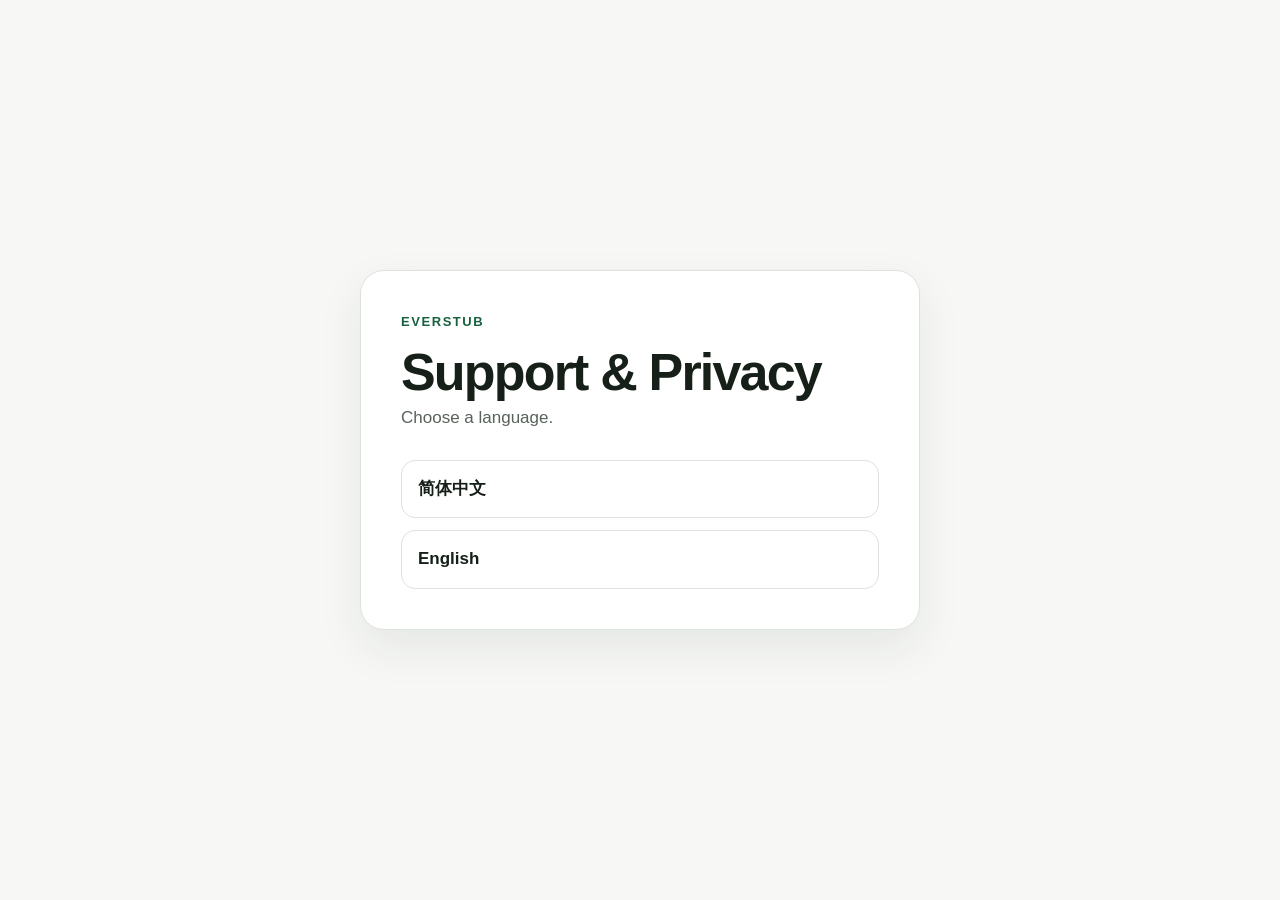
<file: index.html>
<!doctype html>
<html lang="en">
<head>
  <meta charset="utf-8">
  <meta name="viewport" content="width=device-width, initial-scale=1">
  <meta name="description" content="Everstub support and privacy information.">
  <title>Everstub</title>
  <link rel="stylesheet" href="style.css">
</head>
<body class="language-picker">
  <main>
    <p class="eyebrow">EVERSTUB</p>
    <h1>Support &amp; Privacy</h1>
    <p class="lede">Choose a language.</p>
    <nav class="language-links" aria-label="Choose a language">
      <a href="zh/" lang="zh-CN">简体中文</a>
      <a href="en/" lang="en">English</a>
    </nav>
  </main>
</body>
</html>
</file>
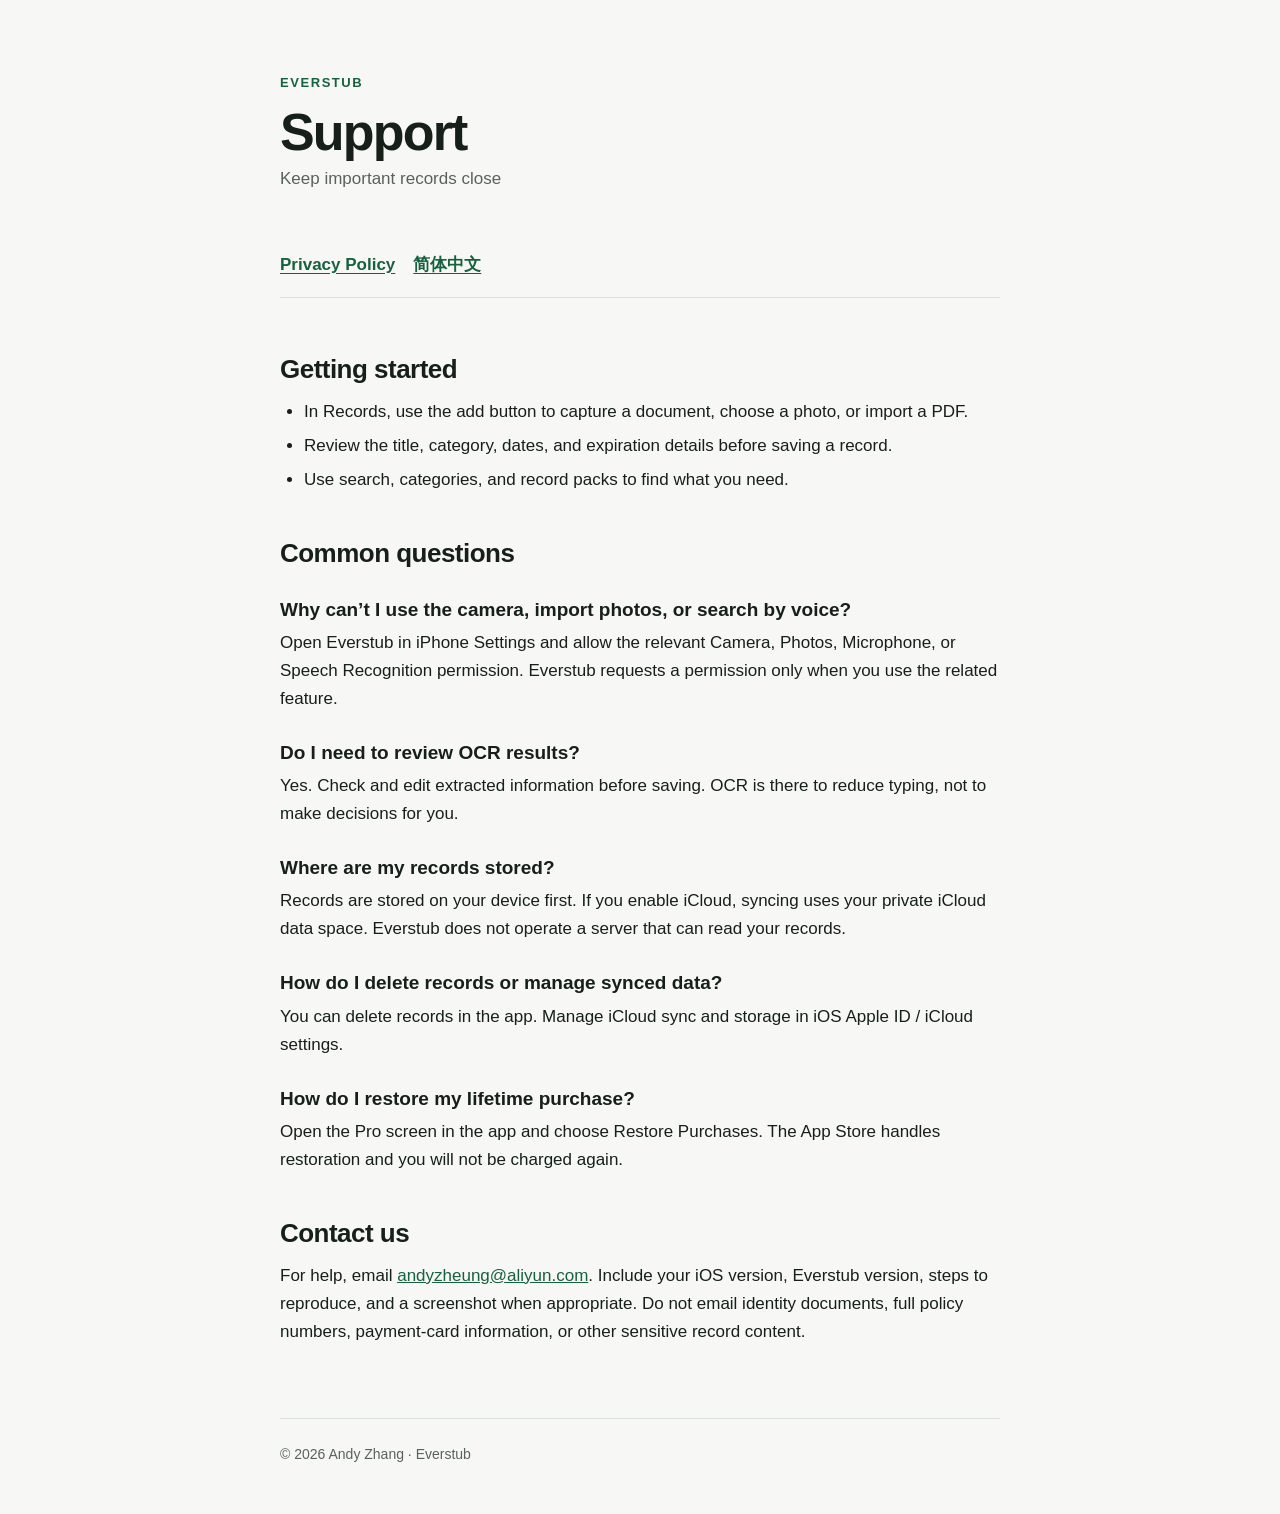
<file: en/index.html>
<!doctype html>
<html lang="en">
<head>
  <meta charset="utf-8">
  <meta name="viewport" content="width=device-width, initial-scale=1">
  <meta name="description" content="Official Everstub support and frequently asked questions.">
  <title>Support · Everstub</title>
  <link rel="stylesheet" href="../style.css">
</head>
<body>
  <header>
    <p class="eyebrow">EVERSTUB</p>
    <h1>Support</h1>
    <p class="meta">Keep important records close</p>
  </header>
  <nav class="nav" aria-label="Related pages">
    <a href="privacy.html">Privacy Policy</a>
    <a href="../zh/" hreflang="zh-CN">简体中文</a>
  </nav>
  <main>
    <h2>Getting started</h2>
    <ul>
      <li>In Records, use the add button to capture a document, choose a photo, or import a PDF.</li>
      <li>Review the title, category, dates, and expiration details before saving a record.</li>
      <li>Use search, categories, and record packs to find what you need.</li>
    </ul>

    <h2>Common questions</h2>
    <h3>Why can’t I use the camera, import photos, or search by voice?</h3>
    <p>Open Everstub in iPhone Settings and allow the relevant Camera, Photos, Microphone, or Speech Recognition permission. Everstub requests a permission only when you use the related feature.</p>

    <h3>Do I need to review OCR results?</h3>
    <p>Yes. Check and edit extracted information before saving. OCR is there to reduce typing, not to make decisions for you.</p>

    <h3>Where are my records stored?</h3>
    <p>Records are stored on your device first. If you enable iCloud, syncing uses your private iCloud data space. Everstub does not operate a server that can read your records.</p>

    <h3>How do I delete records or manage synced data?</h3>
    <p>You can delete records in the app. Manage iCloud sync and storage in iOS Apple ID / iCloud settings.</p>

    <h3>How do I restore my lifetime purchase?</h3>
    <p>Open the Pro screen in the app and choose Restore Purchases. The App Store handles restoration and you will not be charged again.</p>

    <h2>Contact us</h2>
    <p>For help, email <a href="mailto:andyzheung@aliyun.com?subject=Everstub%20Support">andyzheung@aliyun.com</a>. Include your iOS version, Everstub version, steps to reproduce, and a screenshot when appropriate. Do not email identity documents, full policy numbers, payment-card information, or other sensitive record content.</p>
  </main>
  <footer>© 2026 Andy Zhang · Everstub</footer>
</body>
</html>
</file>
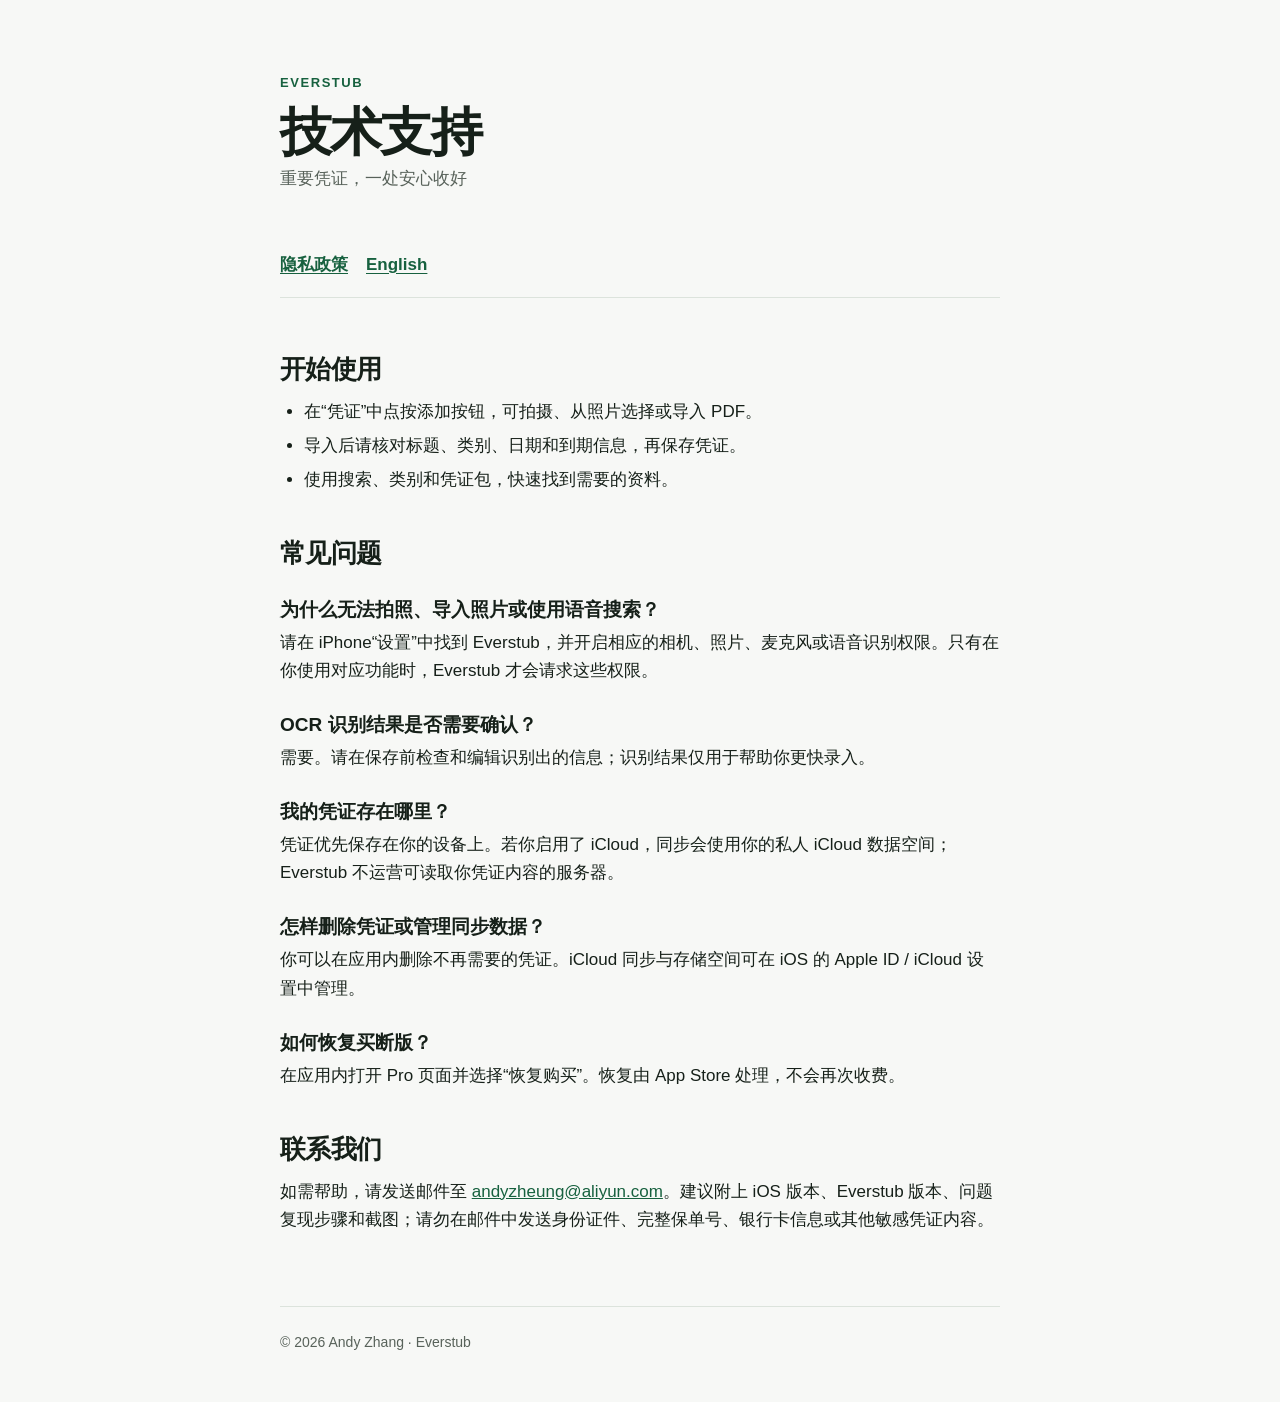
<file: zh/index.html>
<!doctype html>
<html lang="zh-CN">
<head>
  <meta charset="utf-8">
  <meta name="viewport" content="width=device-width, initial-scale=1">
  <meta name="description" content="Everstub 官方技术支持与常见问题。">
  <title>技术支持 · Everstub</title>
  <link rel="stylesheet" href="../style.css">
</head>
<body>
  <header>
    <p class="eyebrow">EVERSTUB</p>
    <h1>技术支持</h1>
    <p class="meta">重要凭证，一处安心收好</p>
  </header>
  <nav class="nav" aria-label="相关页面">
    <a href="privacy.html">隐私政策</a>
    <a href="../en/" hreflang="en">English</a>
  </nav>
  <main>
    <h2>开始使用</h2>
    <ul>
      <li>在“凭证”中点按添加按钮，可拍摄、从照片选择或导入 PDF。</li>
      <li>导入后请核对标题、类别、日期和到期信息，再保存凭证。</li>
      <li>使用搜索、类别和凭证包，快速找到需要的资料。</li>
    </ul>

    <h2>常见问题</h2>
    <h3>为什么无法拍照、导入照片或使用语音搜索？</h3>
    <p>请在 iPhone“设置”中找到 Everstub，并开启相应的相机、照片、麦克风或语音识别权限。只有在你使用对应功能时，Everstub 才会请求这些权限。</p>

    <h3>OCR 识别结果是否需要确认？</h3>
    <p>需要。请在保存前检查和编辑识别出的信息；识别结果仅用于帮助你更快录入。</p>

    <h3>我的凭证存在哪里？</h3>
    <p>凭证优先保存在你的设备上。若你启用了 iCloud，同步会使用你的私人 iCloud 数据空间；Everstub 不运营可读取你凭证内容的服务器。</p>

    <h3>怎样删除凭证或管理同步数据？</h3>
    <p>你可以在应用内删除不再需要的凭证。iCloud 同步与存储空间可在 iOS 的 Apple ID / iCloud 设置中管理。</p>

    <h3>如何恢复买断版？</h3>
    <p>在应用内打开 Pro 页面并选择“恢复购买”。恢复由 App Store 处理，不会再次收费。</p>

    <h2>联系我们</h2>
    <p>如需帮助，请发送邮件至 <a href="mailto:andyzheung@aliyun.com?subject=Everstub%20Support">andyzheung@aliyun.com</a>。建议附上 iOS 版本、Everstub 版本、问题复现步骤和截图；请勿在邮件中发送身份证件、完整保单号、银行卡信息或其他敏感凭证内容。</p>
  </main>
  <footer>© 2026 Andy Zhang · Everstub</footer>
</body>
</html>
</file>
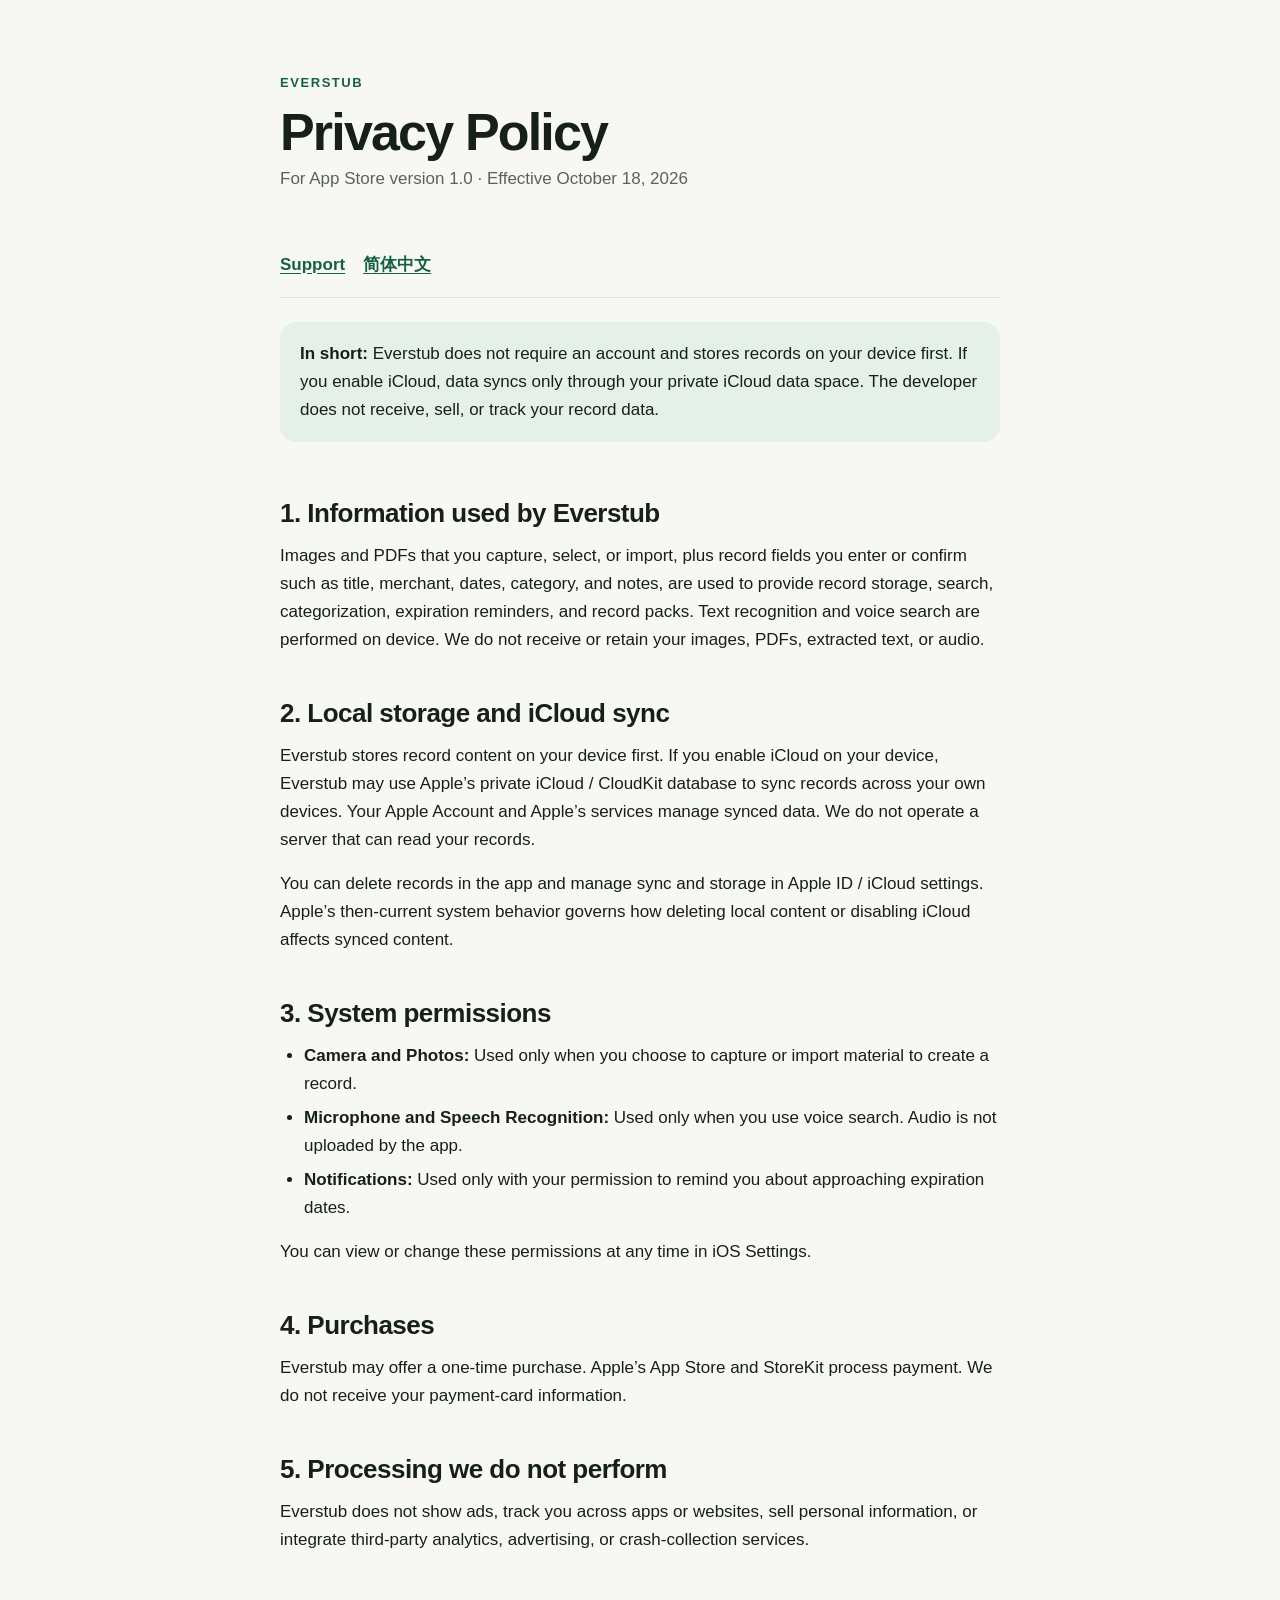
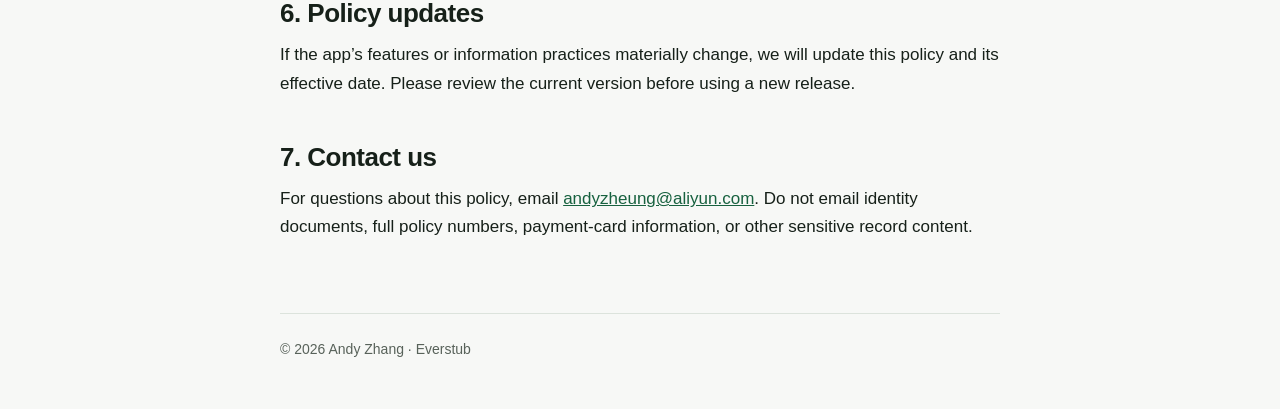
<file: en/privacy.html>
<!doctype html>
<html lang="en">
<head>
  <meta charset="utf-8">
  <meta name="viewport" content="width=device-width, initial-scale=1">
  <meta name="description" content="Everstub Privacy Policy.">
  <title>Privacy Policy · Everstub</title>
  <link rel="stylesheet" href="../style.css">
</head>
<body>
  <header>
    <p class="eyebrow">EVERSTUB</p>
    <h1>Privacy Policy</h1>
    <p class="meta">For App Store version 1.0 · Effective October 18, 2026</p>
  </header>
  <nav class="nav" aria-label="Related pages">
    <a href="index.html">Support</a>
    <a href="../zh/privacy.html" hreflang="zh-CN">简体中文</a>
  </nav>
  <div class="callout"><p><strong>In short:</strong> Everstub does not require an account and stores records on your device first. If you enable iCloud, data syncs only through your private iCloud data space. The developer does not receive, sell, or track your record data.</p></div>
  <main>
    <h2>1. Information used by Everstub</h2>
    <p>Images and PDFs that you capture, select, or import, plus record fields you enter or confirm such as title, merchant, dates, category, and notes, are used to provide record storage, search, categorization, expiration reminders, and record packs. Text recognition and voice search are performed on device. We do not receive or retain your images, PDFs, extracted text, or audio.</p>

    <h2>2. Local storage and iCloud sync</h2>
    <p>Everstub stores record content on your device first. If you enable iCloud on your device, Everstub may use Apple’s private iCloud / CloudKit database to sync records across your own devices. Your Apple Account and Apple’s services manage synced data. We do not operate a server that can read your records.</p>
    <p>You can delete records in the app and manage sync and storage in Apple ID / iCloud settings. Apple’s then-current system behavior governs how deleting local content or disabling iCloud affects synced content.</p>

    <h2>3. System permissions</h2>
    <ul>
      <li><strong>Camera and Photos:</strong> Used only when you choose to capture or import material to create a record.</li>
      <li><strong>Microphone and Speech Recognition:</strong> Used only when you use voice search. Audio is not uploaded by the app.</li>
      <li><strong>Notifications:</strong> Used only with your permission to remind you about approaching expiration dates.</li>
    </ul>
    <p>You can view or change these permissions at any time in iOS Settings.</p>

    <h2>4. Purchases</h2>
    <p>Everstub may offer a one-time purchase. Apple’s App Store and StoreKit process payment. We do not receive your payment-card information.</p>

    <h2>5. Processing we do not perform</h2>
    <p>Everstub does not show ads, track you across apps or websites, sell personal information, or integrate third-party analytics, advertising, or crash-collection services.</p>

    <h2>6. Policy updates</h2>
    <p>If the app’s features or information practices materially change, we will update this policy and its effective date. Please review the current version before using a new release.</p>

    <h2>7. Contact us</h2>
    <p>For questions about this policy, email <a href="mailto:andyzheung@aliyun.com?subject=Everstub%20Privacy">andyzheung@aliyun.com</a>. Do not email identity documents, full policy numbers, payment-card information, or other sensitive record content.</p>
  </main>
  <footer>© 2026 Andy Zhang · Everstub</footer>
</body>
</html>
</file>
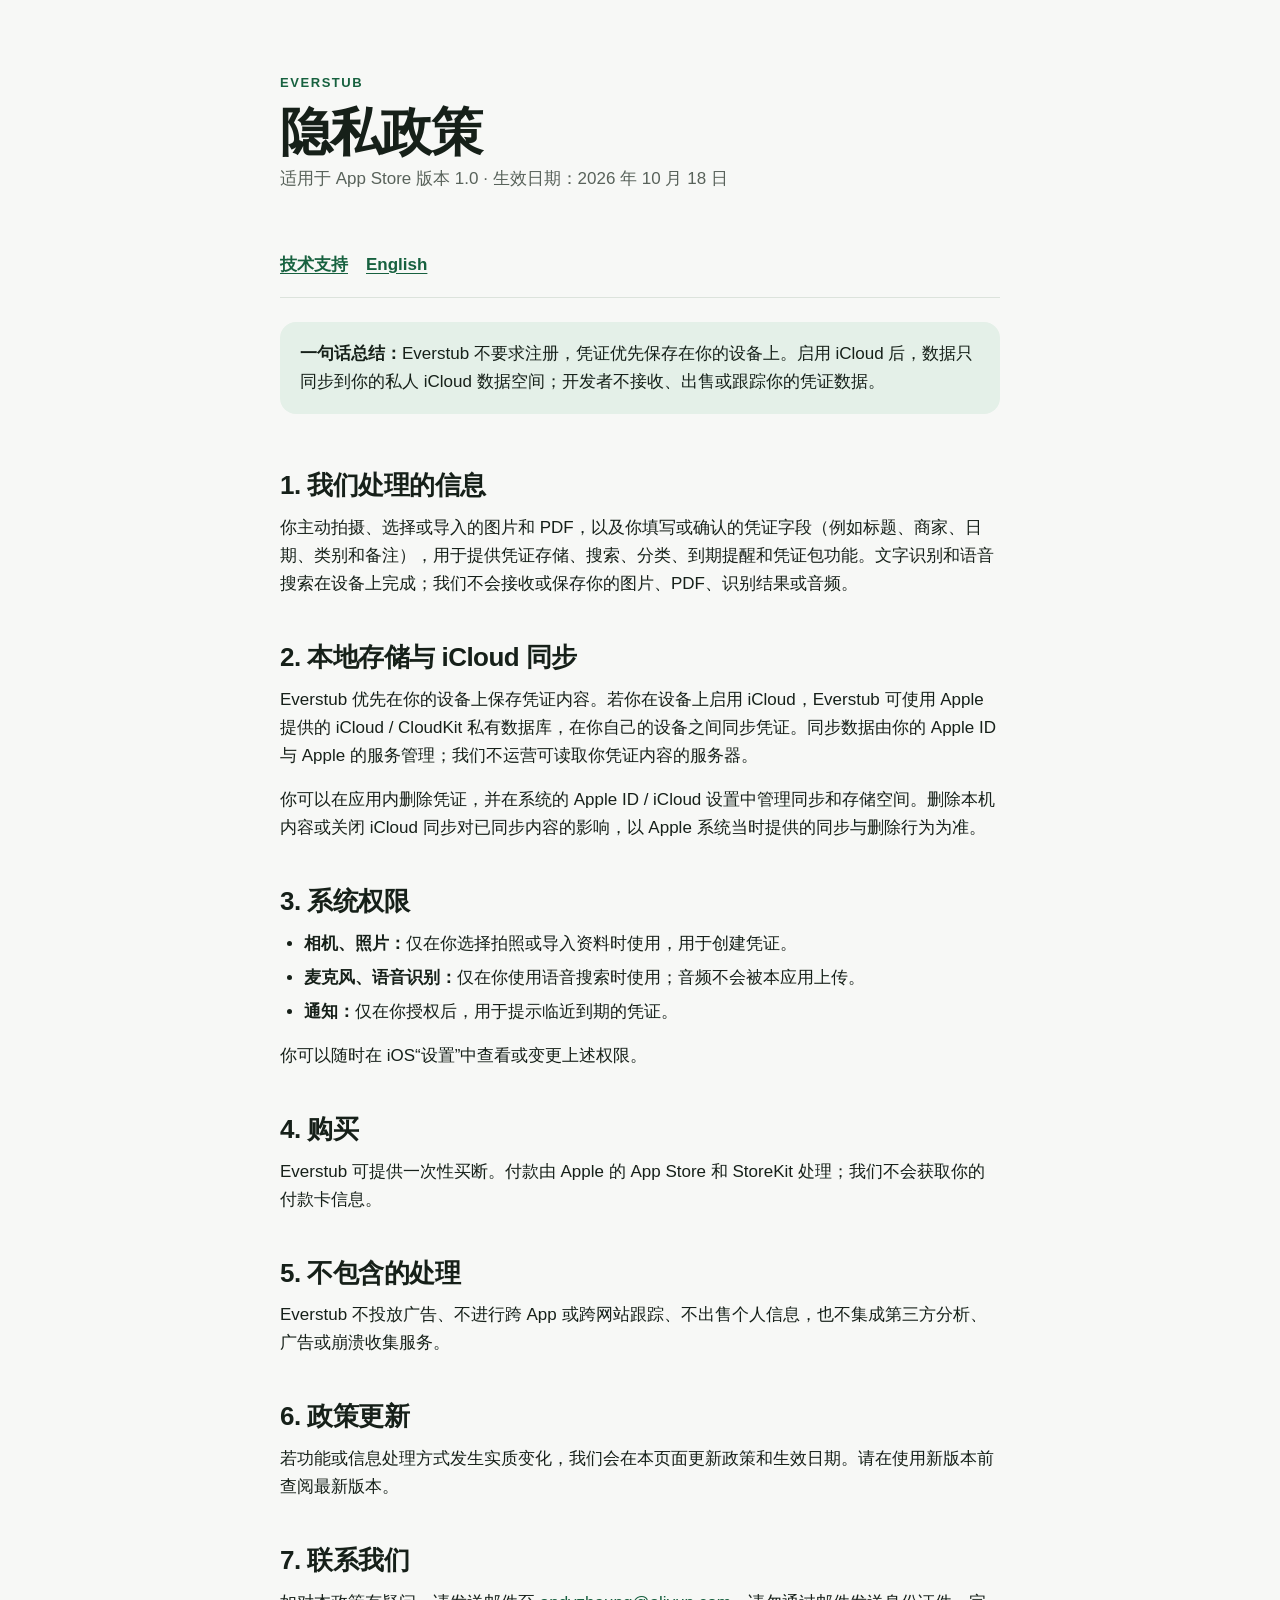
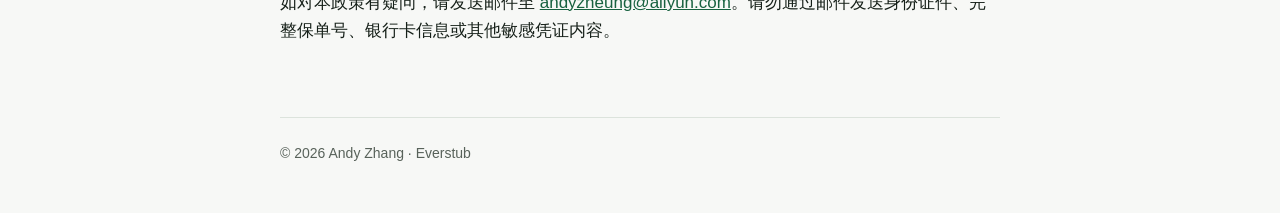
<file: zh/privacy.html>
<!doctype html>
<html lang="zh-CN">
<head>
  <meta charset="utf-8">
  <meta name="viewport" content="width=device-width, initial-scale=1">
  <meta name="description" content="Everstub 隐私政策。">
  <title>隐私政策 · Everstub</title>
  <link rel="stylesheet" href="../style.css">
</head>
<body>
  <header>
    <p class="eyebrow">EVERSTUB</p>
    <h1>隐私政策</h1>
    <p class="meta">适用于 App Store 版本 1.0 · 生效日期：2026 年 10 月 18 日</p>
  </header>
  <nav class="nav" aria-label="相关页面">
    <a href="index.html">技术支持</a>
    <a href="../en/privacy.html" hreflang="en">English</a>
  </nav>
  <div class="callout"><p><strong>一句话总结：</strong>Everstub 不要求注册，凭证优先保存在你的设备上。启用 iCloud 后，数据只同步到你的私人 iCloud 数据空间；开发者不接收、出售或跟踪你的凭证数据。</p></div>
  <main>
    <h2>1. 我们处理的信息</h2>
    <p>你主动拍摄、选择或导入的图片和 PDF，以及你填写或确认的凭证字段（例如标题、商家、日期、类别和备注），用于提供凭证存储、搜索、分类、到期提醒和凭证包功能。文字识别和语音搜索在设备上完成；我们不会接收或保存你的图片、PDF、识别结果或音频。</p>

    <h2>2. 本地存储与 iCloud 同步</h2>
    <p>Everstub 优先在你的设备上保存凭证内容。若你在设备上启用 iCloud，Everstub 可使用 Apple 提供的 iCloud / CloudKit 私有数据库，在你自己的设备之间同步凭证。同步数据由你的 Apple ID 与 Apple 的服务管理；我们不运营可读取你凭证内容的服务器。</p>
    <p>你可以在应用内删除凭证，并在系统的 Apple ID / iCloud 设置中管理同步和存储空间。删除本机内容或关闭 iCloud 同步对已同步内容的影响，以 Apple 系统当时提供的同步与删除行为为准。</p>

    <h2>3. 系统权限</h2>
    <ul>
      <li><strong>相机、照片：</strong>仅在你选择拍照或导入资料时使用，用于创建凭证。</li>
      <li><strong>麦克风、语音识别：</strong>仅在你使用语音搜索时使用；音频不会被本应用上传。</li>
      <li><strong>通知：</strong>仅在你授权后，用于提示临近到期的凭证。</li>
    </ul>
    <p>你可以随时在 iOS“设置”中查看或变更上述权限。</p>

    <h2>4. 购买</h2>
    <p>Everstub 可提供一次性买断。付款由 Apple 的 App Store 和 StoreKit 处理；我们不会获取你的付款卡信息。</p>

    <h2>5. 不包含的处理</h2>
    <p>Everstub 不投放广告、不进行跨 App 或跨网站跟踪、不出售个人信息，也不集成第三方分析、广告或崩溃收集服务。</p>

    <h2>6. 政策更新</h2>
    <p>若功能或信息处理方式发生实质变化，我们会在本页面更新政策和生效日期。请在使用新版本前查阅最新版本。</p>

    <h2>7. 联系我们</h2>
    <p>如对本政策有疑问，请发送邮件至 <a href="mailto:andyzheung@aliyun.com?subject=Everstub%20Privacy">andyzheung@aliyun.com</a>。请勿通过邮件发送身份证件、完整保单号、银行卡信息或其他敏感凭证内容。</p>
  </main>
  <footer>© 2026 Andy Zhang · Everstub</footer>
</body>
</html>
</file>
<file: style.css>
:root {
  color-scheme: light;
  --canvas: #f7f8f6;
  --ink: #162019;
  --muted: #58625a;
  --line: #dce3dc;
  --accent: #17613f;
  --accent-soft: #e4f0e8;
  --card: #ffffff;
}

* { box-sizing: border-box; }

body {
  margin: 0;
  background: var(--canvas);
  color: var(--ink);
  font-family: -apple-system, BlinkMacSystemFont, "Segoe UI", "PingFang SC", "Hiragino Sans GB", Arial, sans-serif;
  font-size: 17px;
  line-height: 1.65;
}

a { color: var(--accent); }

header, main, footer, .callout, .nav {
  width: min(720px, calc(100% - 40px));
  margin-inline: auto;
}

header { padding: 72px 0 24px; }

.eyebrow {
  margin: 0 0 8px;
  color: var(--accent);
  font-size: 13px;
  font-weight: 750;
  letter-spacing: .12em;
}

h1, h2, h3 { color: var(--ink); line-height: 1.22; }
h1 { margin: 0; font-size: clamp(34px, 8vw, 52px); letter-spacing: -.035em; }
h2 { margin: 44px 0 12px; font-size: 26px; letter-spacing: -.02em; }
h3 { margin: 28px 0 8px; font-size: 19px; }
p { margin: 0 0 16px; }
ul, ol { margin: 0 0 16px; padding-left: 24px; }
li + li { margin-top: 6px; }

.meta, .lede { color: var(--muted); }
.nav { display: flex; flex-wrap: wrap; gap: 14px 18px; padding: 18px 0; border-bottom: 1px solid var(--line); }
.nav a { font-weight: 650; text-underline-offset: 3px; }
.callout { margin-top: 24px; padding: 18px 20px; background: var(--accent-soft); border-radius: 16px; }
.callout p:last-child { margin-bottom: 0; }
main { padding: 12px 0 56px; }
footer { padding: 24px 0 48px; border-top: 1px solid var(--line); color: var(--muted); font-size: 14px; }

.language-picker { display: grid; min-height: 100vh; place-items: center; }
.language-picker main { width: min(560px, calc(100% - 40px)); padding: 40px; background: var(--card); border: 1px solid var(--line); border-radius: 24px; box-shadow: 0 18px 45px rgba(22, 32, 25, .08); }
.language-links { display: grid; gap: 12px; margin-top: 28px; }
.language-links a { padding: 14px 16px; border: 1px solid var(--line); border-radius: 14px; color: var(--ink); font-weight: 700; text-decoration: none; }
.language-links a:hover, .language-links a:focus-visible { background: var(--accent-soft); border-color: var(--accent); }

@media (max-width: 540px) {
  body { font-size: 16px; }
  header { padding-top: 48px; }
  .language-picker main { padding: 28px; }
}
</file>
